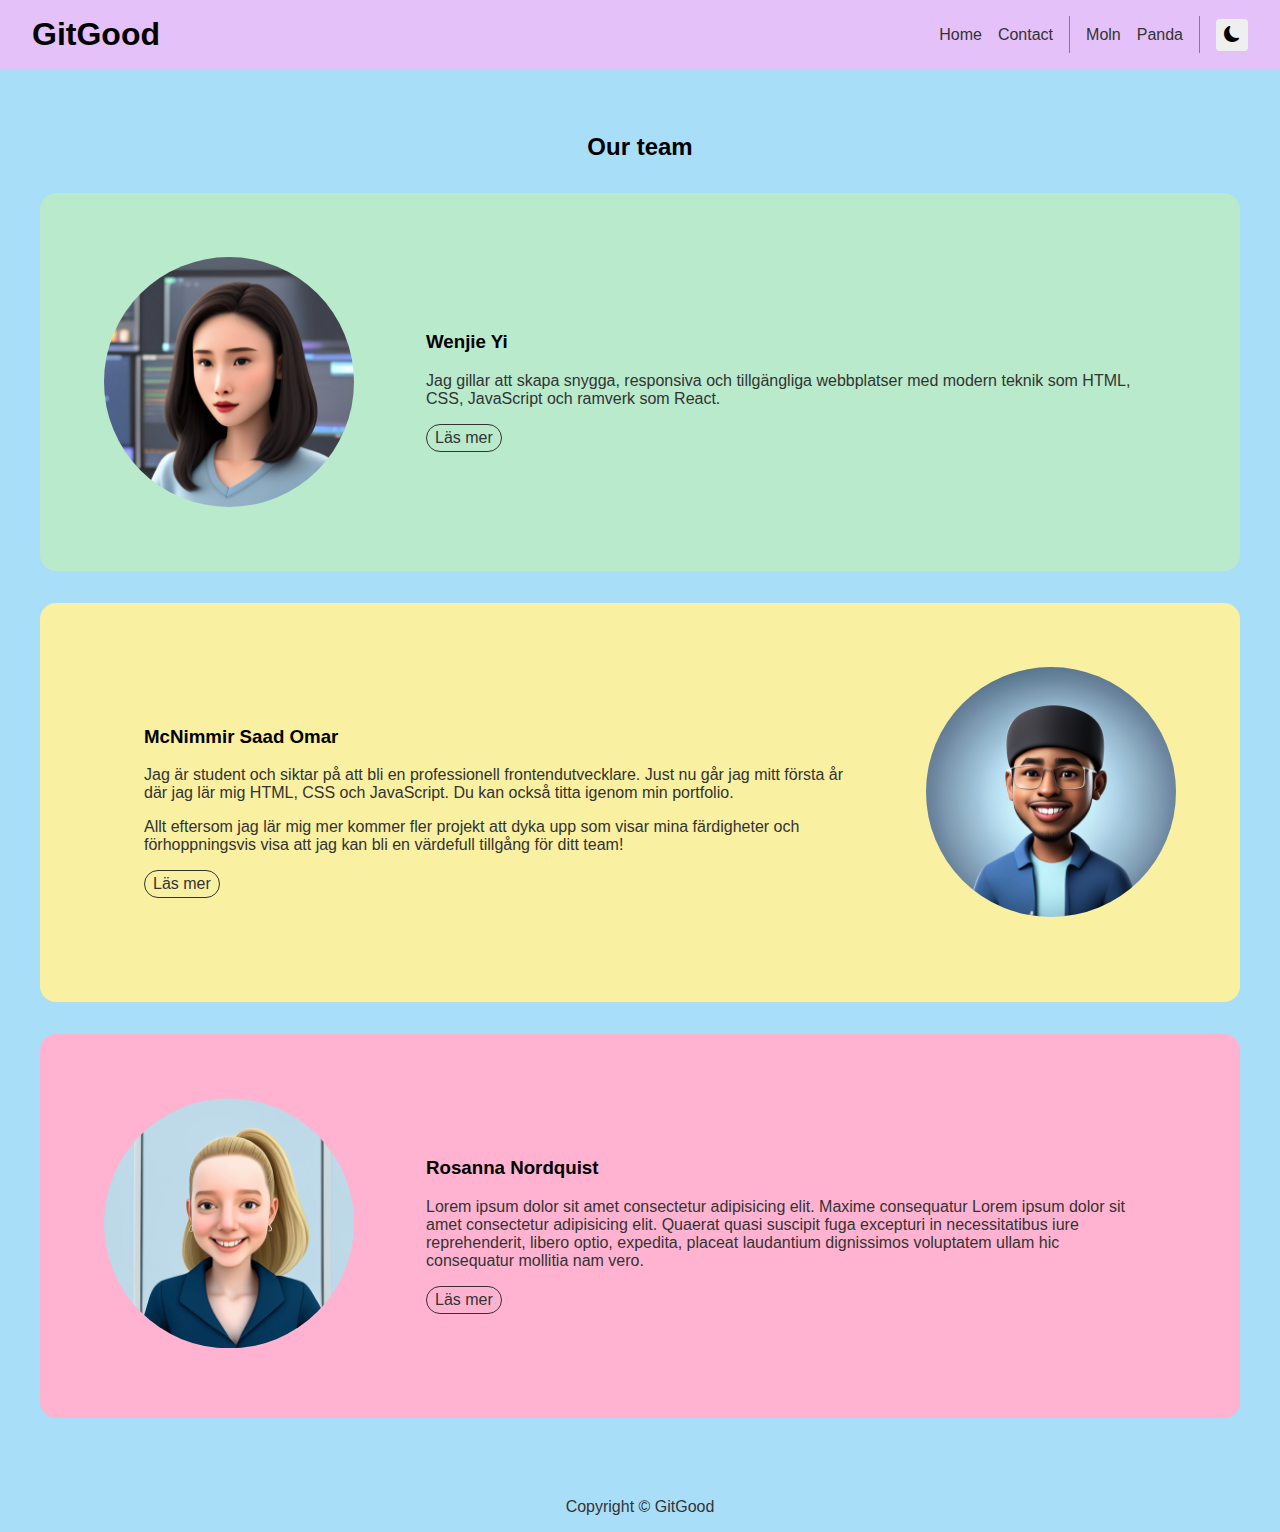
<file: index.html>
<!DOCTYPE html>
<html lang="sv" data-theme="light">
    <head>
        <meta charset="UTF-8" />
        <meta name="viewport" content="width=device-width, initial-scale=1.0" />
        <title>GitGood - Home</title>
        <link
            rel="shortcut icon"
            href="/icon/favicon.ico"
            type="image/x-icon"
        />
        <link rel="stylesheet" href="style.css" />

        <link
            rel="stylesheet"
            href="https://cdn.jsdelivr.net/npm/bootstrap-icons@1.13.1/font/bootstrap-icons.min.css"
        />
        <script defer src="script.js"></script>
    </head>
    <body>
        <header>
            <h1>GitGood</h1>
            <label for="menu">
                <i class="bi bi-list"></i>
            </label>
            <input id="menu" type="checkbox" />
            <nav>
                <ul>
                    <li><a href="/index.html">Home</a></li>
                    <li><a href="/form.html">Contact</a></li>
                </ul>
                <hr />
                <ul>
                    <li><a href="/moln.html">Moln</a></li>
                    <li><a href="panda/panda.html">Panda</a></li>
                </ul>
                <hr />
            </nav>

            <button type="button" id="theme" data-theme-toggle>
                <i class="bi bi-moon-fill"></i>
            </button>
        </header>
        <main>
            <h2>Our team</h2>
            <section class="wenjie">
                <img
                    src="images/wenjieai.png"
                    alt="illustration av kvinna med mörkt hår"
                />
                <div class="description">
                    <h3>Wenjie Yi</h3>
                    <p>
                        Jag gillar att skapa snygga, responsiva och tillgängliga
                        webbplatser med modern teknik som HTML, CSS, JavaScript
                        och ramverk som React.
                    </p>
                    <div class="extra-text" style="display: none">
                        <p>
                            Välkommen att kika runt - och tveka inte att höra av
                            dig om du vill veta mer!
                        </p>
                        <p>
                            Här i min portfolio hittar du några av de projekt
                            jag har jobbat med under min utbildning - allt från
                            enklare webbplatser till mer avancerade
                            applikationer. Jag lär mig ständigt nytt och strävar
                            efter att bli en vass utvecklare som skapar
                            lösningar som både ser bra ut och fungerar riktigt
                            bra
                        </p>
                    </div>
                    <button class="toggle-text">Läs mer</button>
                </div>
            </section>
            <section class="mac">
                <img
                    src="images/PlaygroundImage.jpg"
                    alt="illustration av en leende man med svart mössa och glasögon"
                />
                <div class="description">
                    <h3>McNimmir Saad Omar</h3>
                    <p>
                        Jag är student och siktar på att bli en professionell
                        frontendutvecklare. Just nu går jag mitt första år där
                        jag lär mig HTML, CSS och JavaScript. Du kan också titta
                        igenom min portfolio.
                    </p>
                    <p>
                        Allt eftersom jag lär mig mer kommer fler projekt att
                        dyka upp som visar mina färdigheter och förhoppningsvis
                        visa att jag kan bli en värdefull tillgång för ditt
                        team!
                    </p>
                    <div class="extra-text" style="display: none">
                        <p>
                            Lorem ipsum dolor sit amet consectetur adipisicing
                            elit. Nobis totam maxime, quaerat dignissimos,
                            reiciendis adipisci necessitatibus ipsa debitis eos
                            minima, iusto itaque saepe labore esse. Perspiciatis
                            quod nulla vel assumenda!
                        </p>
                    </div>
                    <button class="toggle-text">Läs mer</button>
                </div>
            </section>

            <section class="rosanna">
                <img
                    src="images/PlaygroundImage1.jpg"
                    alt="illustration av leende blond kvinna"
                />
                <div class="description">
                    <h3>Rosanna Nordquist</h3>
                    <p>
                        Lorem ipsum dolor sit amet consectetur adipisicing elit.
                        Maxime consequatur Lorem ipsum dolor sit amet
                        consectetur adipisicing elit. Quaerat quasi suscipit
                        fuga excepturi in necessitatibus iure reprehenderit,
                        libero optio, expedita, placeat laudantium dignissimos
                        voluptatem ullam hic consequatur mollitia nam vero.
                    </p>
                    <div class="extra-text" style="display: none">
                        <p>
                            Consectetur, magnam quod, temporibus nostrum
                            praesentium accusantium sint soluta odit hic,
                            eligendi recusandae. Maxime consequatur cumque quod
                            minima sint ad inventore magni!
                        </p>
                    </div>
                    <button class="toggle-text">Läs mer</button>
                </div>
            </section>
        </main>
        <footer>
            <p>Copyright © GitGood</p>
        </footer>
    </body>
</html>
</file>
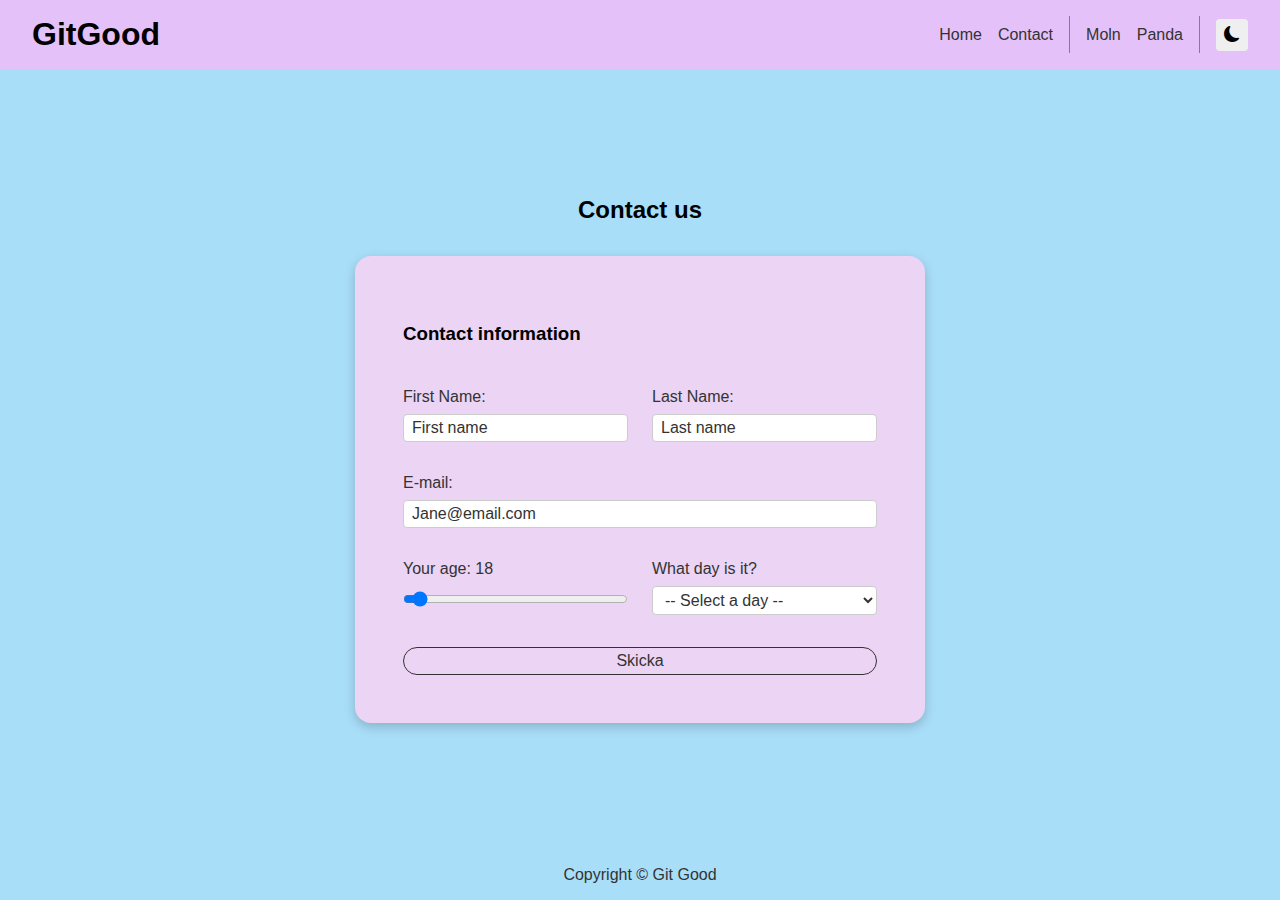
<file: form.html>
<!DOCTYPE html>
<html lang="sv">
    <head>
        <meta charset="UTF-8" />
        <meta name="viewport" content="width=device-width, initial-scale=1.0" />
        <title>GitGood - Contact</title>
        <script defer src="form.js"></script>
        <link
            rel="shortcut icon"
            href="/icon/favicon.ico"
            type="image/x-icon"
        />
        <link rel="stylesheet" href="style.css" />
        <link
            rel="stylesheet"
            href="https://cdn.jsdelivr.net/npm/bootstrap-icons@1.13.1/font/bootstrap-icons.min.css"
        />
    </head>
    <body>
        <header>
            <h1>GitGood</h1>
            <label for="menu">
                <i class="bi bi-list"></i>
            </label>
            <input id="menu" type="checkbox" />
            <nav>
                <ul>
                    <li><a href="/index.html">Home</a></li>
                    <li><a href="/form.html">Contact</a></li>
                </ul>
                <hr />
                <ul>
                    <li><a href="/moln.html">Moln</a></li>
                    <li><a href="panda/panda.html">Panda</a></li>
                </ul>
                <hr />
            </nav>

            <button type="button" id="theme" data-theme-toggle>
                <i class="bi bi-moon-fill"></i>
            </button>
        </header>
        <main>
            <h2>Contact us</h2>
            <form id="basicForm">
                <h3>Contact information</h3>
                <fieldset class="columns">
                    <label for="fname"
                        >First Name:

                        <input
                            type="text"
                            name="firstname"
                            id="fname"
                            placeholder="Enter your first name"
                            value="First name"
                            required
                        />
                    </label>
                    <label for="lname"
                        >Last Name:

                        <input
                            type="text"
                            name="lastname"
                            id="lname"
                            placeholder="Enter your last name"
                            value="Last name"
                            required
                        />
                    </label>
                </fieldset>
                <fieldset>
                    <label for="email"
                        >E-mail:
                        <input
                            type="email"
                            id="email"
                            name="email"
                            placeholder="Enter your e-mail"
                            value="Jane@email.com"
                            required
                        />
                    </label>
                </fieldset>
                <div class="columns">
                    <fieldset>
                        <div>
                            <label for="amount">Your age: </label>
                            <output id="result" for="amount" name="result"
                                >18</output
                            >
                        </div>
                        <input
                            type="range"
                            id="amount"
                            name="age"
                            min="18"
                            max="100"
                            value="18"
                        />
                    </fieldset>
                    <fieldset>
                        <label for="favoriteDay"
                            >What day is it?
                            <select
                                id="favoriteDay"
                                name="favoriteDay"
                                required
                            >
                                <option value="" disabled selected hidden>
                                    -- Select a day --
                                </option>
                                <option value="monday">Monday</option>
                                <option value="tuesday">Tuesday</option>
                                <option value="wednesday">Wednesday</option>
                                <option value="thursday">Thursday</option>
                                <option value="friday">Friday</option>
                                <option value="saturday">Saturday</option>
                                <option value="sunday">Sunday</option>
                            </select>
                        </label>
                    </fieldset>
                </div>
                <!--  -->
                <button type="submit">Skicka</button>
            </form>
        </main>
        <footer>
            <p>Copyright © Git Good</p>
        </footer>
        <script src="script.js"></script>
    </body>
</html>
</file>
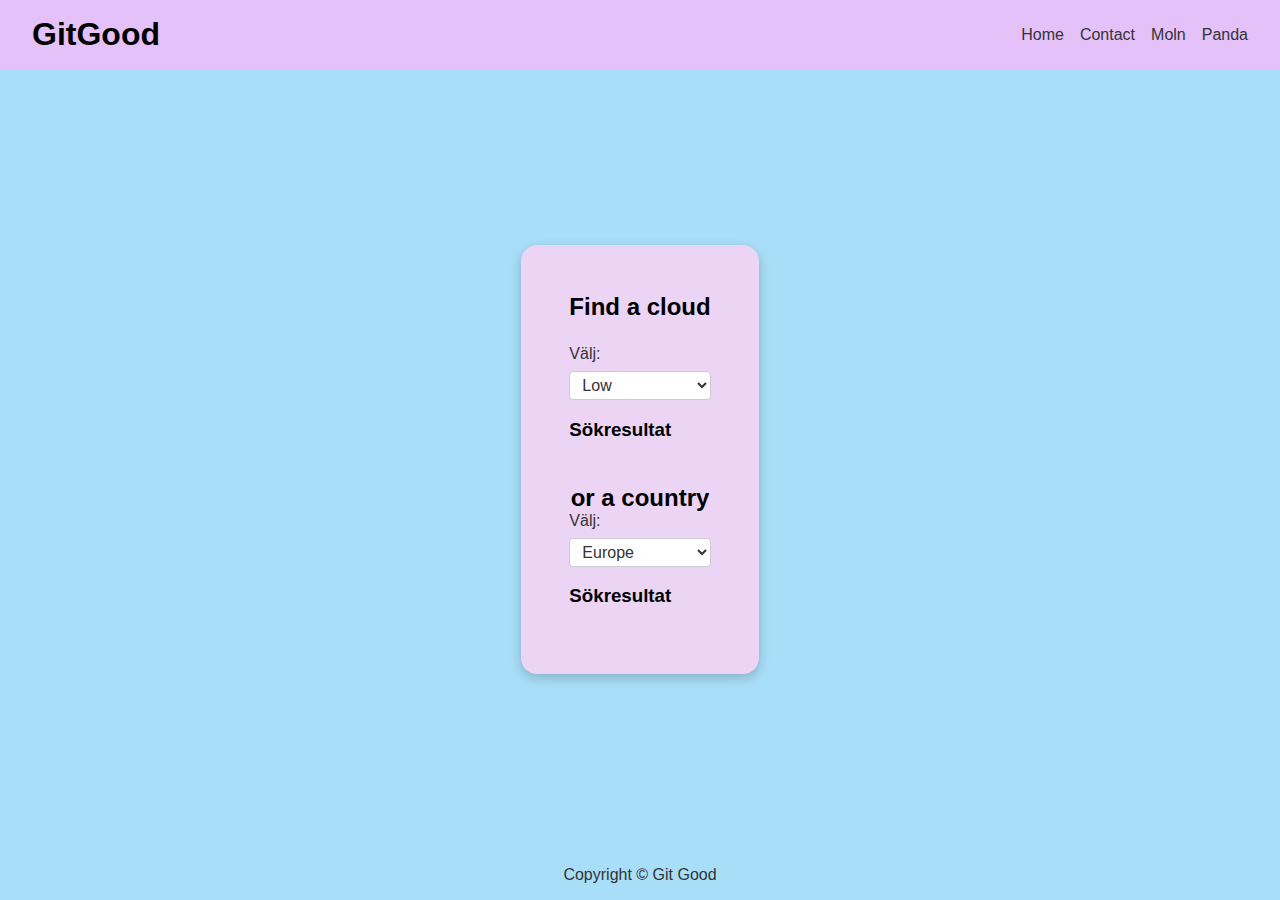
<file: moln.html>
<!DOCTYPE html>
<html lang="en">
    <head>
        <meta charset="UTF-8" />
        <meta name="viewport" content="width=device-width, initial-scale=1.0" />
        <link
            rel="icon"
            href="data:image/svg+xml,<svg xmlns=%22http://www.w3.org/2000/svg%22 viewBox=%220 0 100 100%22><text y=%22.9em%22 font-size=%2290%22>😡</text></svg>"
        />
        <title>Sökbar</title>
        <link rel="stylesheet" href="style.css" />
    </head>

     <header>
            <h1>GitGood</h1>
            <nav>
                <ul>
                    <li><a href="/index.html">Home</a></li>
                    <li><a href="/form.html">Contact</a></li>
                    <li><a href="/moln.html">Moln</a></li>
                     <li><a href="panda/panda.html">Panda</a></li>
                </ul>
            </nav>
        </header>
        <main>
            <form id="basicForm">
                <h2>Find a cloud</h2>

                <fieldset>

                    <div class="form-row">
            <label for="favoriteDay"
            >Välj:
            <select id="selectInput" name="favoriteDay" required>
              <option value="low" selected>Low</option>
              <option value="medium">Medium</option>
              <option value="high">High</option>
              <option value="veryHigh">Very high</option>
            </select>
          </label>
          <div>

            <h3>
              Sökresultat
            </h3>
            <ul id="searchResults">
            </ul>
          </div>
        </div>

                </fieldset>


                <fieldset>
                  <h2>or a country</h2>

                    <div class="form-row">
            <label for="favoriteDay"
            >Välj:
            <select id="selectInput2" name="favoriteDay" required>
              <option value="europe" selected>Europe</option>
              <option value="southAmerica">Sydamerika</option>
              <option value="asia">Asia</option>
              <option value="africa">Afrika</option>
            </select>
          </label>
          <div>

            <h3>
              Sökresultat
            </h3>
            <ul id="searchResults2">
            </ul>
          </div>
        </div>


                </fieldset>
            </form>
        </main>
        <footer>
            <p>Copyright © Git Good</p>
        </footer>
        <script src="moln.js" async></script>
    </body>
</html>
</file>
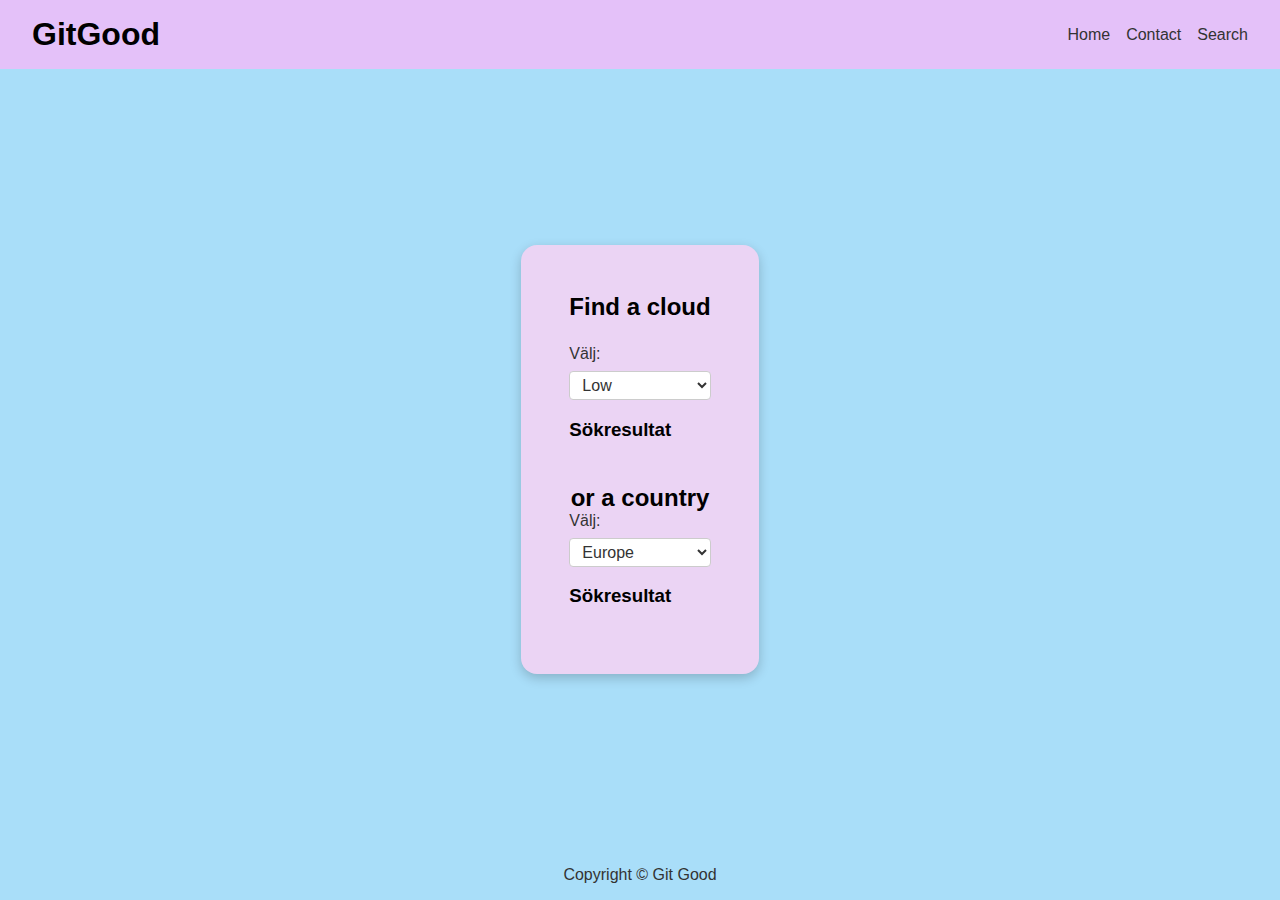
<file: search.html>
<!DOCTYPE html>
<html lang="en">
    <head>
        <meta charset="UTF-8" />
        <meta name="viewport" content="width=device-width, initial-scale=1.0" />
        <link
            rel="icon"
            href="data:image/svg+xml,<svg xmlns=%22http://www.w3.org/2000/svg%22 viewBox=%220 0 100 100%22><text y=%22.9em%22 font-size=%2290%22>😡</text></svg>"
        />
        <title>Sökbar</title>
        <link rel="stylesheet" href="style.css" />
    </head>

     <header>
            <h1>GitGood</h1>
            <nav>
                <ul>
                    <li><a href="/index.html">Home</a></li>
                    <li><a href="/form.html">Contact</a></li>
                    <li><a href="/search.html">Search</a></li>
                </ul>
            </nav>
        </header>
        <main>
            <form id="basicForm">
                <h2>Find a cloud</h2>

                <fieldset>

                    <div class="form-row">
            <label for="favoriteDay"
            >Välj:
            <select id="selectInput" name="favoriteDay" required>
              <option value="low" selected>Low</option>
              <option value="medium">Medium</option>
              <option value="high">High</option>
              <option value="veryHigh">Very high</option>
            </select>
          </label>
          <div>

            <h3>
              Sökresultat
            </h3>
            <ul id="searchResults">
            </ul>
          </div>
        </div>

                </fieldset>


                <fieldset>
                  <h2>or a country</h2>

                    <div class="form-row">
            <label for="favoriteDay"
            >Välj:
            <select id="selectInput2" name="favoriteDay" required>
              <option value="europe" selected>Europe</option>
              <option value="southAmerica">Sydamerika</option>
              <option value="asia">Asia</option>
              <option value="africa">Afrika</option>
            </select>
          </label>
          <div>

            <h3>
              Sökresultat
            </h3>
            <ul id="searchResults2">
            </ul>
          </div>
        </div>


                </fieldset>
            </form>
        </main>
        <footer>
            <p>Copyright © Git Good</p>
        </footer>
        <script src="main2.js" async></script>
    </body>
</html>
</file>
<file: style.css>
/* =========================================
FÄRGER / VARIABLER
========================================= */

/* Variabler används för att enkelt kunna byta tema (light/dark mode) och hålla konsekvent färgsättning */

:root {
    /* basfärger */
    --background-color: #a9def9;
    --secondary-color: #e4c1f9;
    --text-color: #333333;
    --hover-text-color: #000000;
    /* accentfärger */
    --green: #b8eacb;
    --orange: #f3cfa1;
    --pink: #ffb3d1;
    --yellow: #f9f0a1;
    --light-purple: #ebd4f4;
    /* detaljer */
    --placeholder-color: #666666;
    --input-bg: #ffffff;
    --input-border: #cccccc;
}

/* light mode */
[data-theme='light'] {
    --background-color: #a9def9;
    --secondary-color: #e4c1f9;

    --text-color: #333333;
    --hover-text-color: #000000;

    --green: #b8eacb;
    --orange: #f3cfa1;
    --pink: #ffb3d1;
    --yellow: #f9f0a1;
    --light-purple: #ebd4f4;
    --placeholder-color: #666666;
    --input-bg: #ffffff;
    --input-border: #cccccc;
}

/* dark mode */
[data-theme='dark'] {
    --background-color: #1e1e2f;
    --secondary-color: #2e2e45;

    --text-color: #dddddd;
    --hover-text-color: #ffffff;

    --green: #2e5d49;
    --orange: #a66a2e;
    --pink: #8e3a65;
    --yellow: #7a6604;
    --light-purple: #5a3b6d;
    --input-bg: #6c4d85;
    --input-border: #8d70a1;
    --placeholder-color: #c9b6d7;
}

/* =========================================
GRUNDLÄGGANDE INSTÄLLNINGAR
========================================= */

/* Flex används för att centrera innehåll och skapa jämna mellanrum mellan sektioner */

body * {
    box-sizing: border-box;
    transition: background-color 0.3s;
}

body {
    font-family: Arial, Helvetica, sans-serif;
    margin: 0;
    background-color: var(--background-color);
    display: flex;
    flex-direction: column;
    height: 100vh;
}

main {
    padding: 2rem 1rem;
    color: var(--text-color);
    display: flex;
    flex-direction: column;
    gap: 1rem;
    flex-grow: 1;
    justify-content: center;
}

/* =========================================
TYPOGRAFI
========================================= */

h1,
h2,
h3 {
    color: var(--hover-text-color);
}

h1 {
    margin: 0;
    margin-right: auto;
    padding: 0;
}

h2 {
    text-align: center;
    margin: 0;
}

/* =========================================
 HEADER & NAVIGATION
========================================= */

header {
    display: flex;
    align-items: stretch;
    justify-content: space-between;
    background-color: var(--secondary-color);
    padding: 1em 2em;
    gap: 1em;
}

nav {
    color: var(--text-color);
    display: flex;
    gap: 1em;
}

header label,
header input[type='checkbox'] {
    display: none;
    align-self: center;
    color: inherit;
}

header button {
    align-self: center;
    border: none;
    border-radius: 0.25rem;
    width: 2em;
    aspect-ratio: 1;
}

ul {
    list-style-type: none;
    padding: 0;
    display: flex;
    gap: 1em;
    margin: 0;
    align-items: center;
}

/* =========================================
LÄNKAR
========================================= */

a {
    display: block;
    text-align: center;
}

a:link,
a:visited,
a:hover,
a:active {
    text-decoration: none;
    color: inherit;
}

a:hover,
button:hover {
    color: var(--hover-text-color);
    border-color: var(--orange);
}

/* =========================================
KNAPPAR
========================================= */

button {
    font-size: inherit;
    font-family: inherit;
    color: inherit;
    padding: 0;
    transition: 0.3s;
}

button:hover {
    background-color: var(--orange);
}

main button {
    background: none;
    border: 1px solid currentColor;
    padding: 0.25em 0.5em;
    border-radius: 1em;
}

/* =========================================
MAIN
========================================= */

section,
form {
    display: flex;
    flex-direction: column;
    padding: 2em;
    gap: 1em;
    border-radius: 1em;
    max-width: 1200px;
}

img {
    margin: 0 auto;
    clip-path: circle();
    width: 250px;
    max-width: 100%;
    aspect-ratio: 1;
    max-height: 100%;
    align-self: flex-start;
}

.description {
    align-self: center;
}

.rosanna {
    background-color: var(--pink);
    align-items: flex-start;
}

.wenjie {
    background-color: var(--green);
}

.mac {
    background-color: var(--yellow);
}

label .bi {
    font-size: 1.5em;
}

hr {
    margin: 0;
    border: 0;
    border-top: 1px solid currentColor;
    border-left: 1px solid currentColor;
}

/* =========================================
FOOTER
========================================= */

footer {
    background-color: var(--background-color);
    padding: 1em;
    text-align: center;
    color: var(--text-color);
}

footer p {
    margin: 0;
}

/* =========================================
FORMULÄR
========================================= */

form {
    font-size: 1rem;
    background-color: var(--light-purple);
    box-shadow: 0 4px 12px rgba(0, 0, 0, 0.2);
    max-width: 750px;
    margin: 0;
}

form input,
form select {
    display: block;
    margin: 0.5rem 0;
    width: 100%;
}
form input {
    width: 100%;
}

form .columns {
    gap: 1em;
    display: flex;
    flex-direction: column;
}

input,
select {
    font-size: inherit;
    font-family: inherit;
    border: 1px solid var(--input-border);
    border-radius: 0.25em;
    padding: 0.25em 0.5em;
    background-color: var(--input-bg);
    color: var(--text-color);
}

input::placeholder {
    color: var(--placeholder-color);
}

fieldset {
    border: none;
    margin: 0;
    padding: 0;
}

/* =========================================
Responsivitet
========================================= */

/* Ökad padding och gap */
@media (min-width: 768px), screen and (orientation: landscape) {
    main {
        padding: 3rem 1.5rem;
        gap: 1.5rem;
    }

    /* sektionerna visas i row istället för column */
    section {
        flex-direction: row;
        padding: 3rem;
        gap: 1.5em;
    }
    .description {
        padding: 2em;
    }

    /* bild till höger */
    .mac {
        flex-direction: row-reverse;
    }

    /* centrerar formuläret */
    /* gör vissa av raderna till två kolumner */
    form {
        margin: 0 auto;
        padding: 3rem;
        gap: 1.5em;
    }
    form .columns {
        gap: 1.5em;
        flex-direction: row;
    }

    form .columns > * {
        width: 50%;
    }
}

/* Ökad padding och gap */
@media (min-width: 1025px), screen and (orientation: landscape) {
    main {
        padding: 4rem 2rem;
        gap: 2rem;
        align-items: center;
    }
    section {
        padding: 4rem;
        gap: 2em;
    }
    .description {
        padding: 2.5em;
    }
}

@media (max-width: 576px) {
    /* om checkbox inte är icheckad så är nav dold */
    input[type='checkbox']:not(:checked) + nav {
        display: none;
    }

    /* flex wrap så att nav kan hamna på en egen rad */
    header {
        flex-wrap: wrap;
    }

    /* visar hamburgarmenyn, order 1 så att den hamnar till höger om temaknappen */
    header label {
        display: block;
        order: 1;
    }

    /* ändrar layout på nav till kolumn, den tar all plats på bredden och skapar en egen rad */
    /* order 2 så den hamnar sist/längst ner istället för innan/över knapparna */
    nav {
        flex-direction: column;
        width: 100%;
        flex-basis: 100%;
        order: 2;
    }
    nav ul {
        flex-direction: column;
    }
    /* flyttar strecket sista strecket inom nav högst upp istället */
    nav hr:last-child {
        order: -1;
    }
}
</file>
